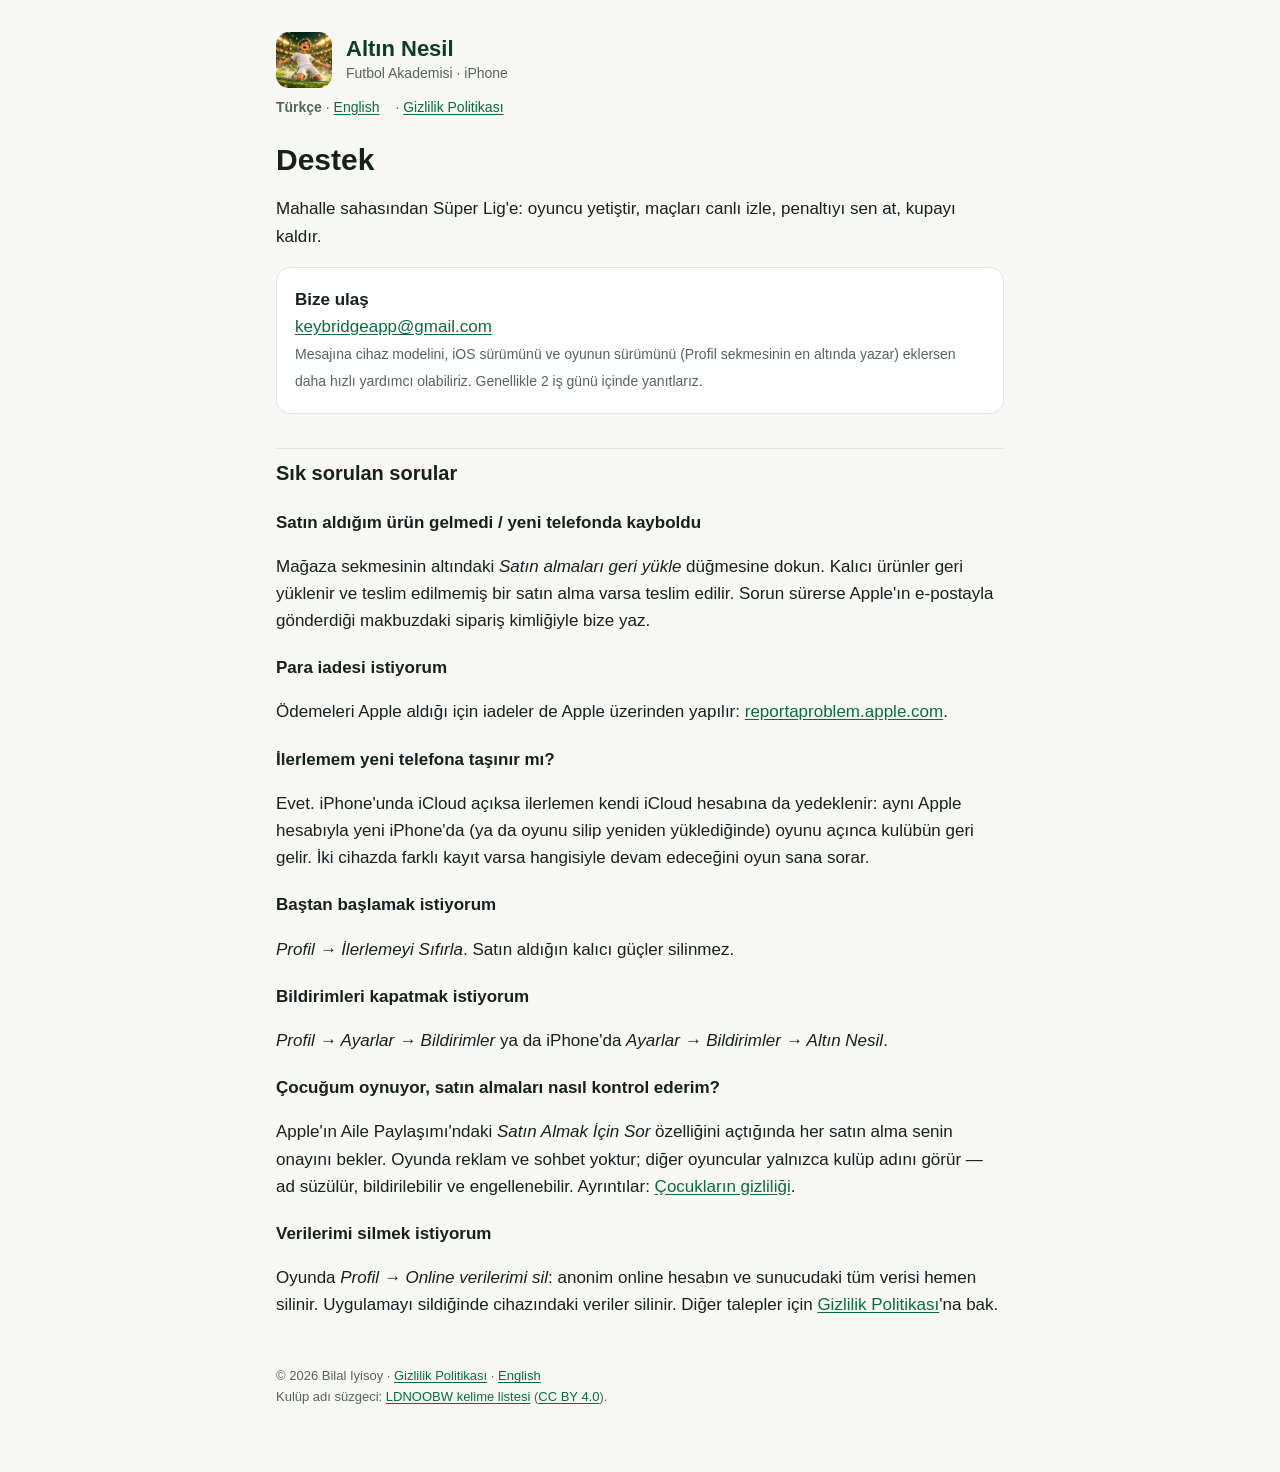
<file: index.html>
<!doctype html>
<html lang="tr">
<head>
<meta charset="utf-8">
<meta name="viewport" content="width=device-width, initial-scale=1">
<title>Altın Nesil: Futbol Akademisi · Destek</title>
<meta name="description" content="Altın Nesil: Futbol Akademisi destek, iletişim ve sık sorulan sorular.">
<link rel="stylesheet" href="style.css">
<link rel="icon" href="icon.png">
</head>
<body>
<main>
<header class="top">
  <img src="icon.png" alt="">
  <div><div class="name">Altın Nesil</div><div class="sub">Futbol Akademisi · iPhone</div></div>
</header>
<nav class="lang"><strong>Türkçe</strong> · <a href="en/" hreflang="en">English</a> · <a href="gizlilik/">Gizlilik Politikası</a></nav>

<h1>Destek</h1>
<p>Mahalle sahasından Süper Lig'e: oyuncu yetiştir, maçları canlı izle, penaltıyı sen at, kupayı kaldır.</p>

<div class="card">
  <strong>Bize ulaş</strong><br>
  <a href="mailto:keybridgeapp@gmail.com?subject=Alt%C4%B1n%20Nesil%20destek">keybridgeapp@gmail.com</a><br>
  <span class="meta">Mesajına cihaz modelini, iOS sürümünü ve oyunun sürümünü (Profil sekmesinin en altında yazar) eklersen daha hızlı yardımcı olabiliriz. Genellikle 2 iş günü içinde yanıtlarız.</span>
</div>

<h2>Sık sorulan sorular</h2>

<h3>Satın aldığım ürün gelmedi / yeni telefonda kayboldu</h3>
<p>Mağaza sekmesinin altındaki <em>Satın almaları geri yükle</em> düğmesine dokun. Kalıcı ürünler geri yüklenir ve teslim edilmemiş bir satın alma varsa teslim edilir. Sorun sürerse Apple'ın e-postayla gönderdiği makbuzdaki sipariş kimliğiyle bize yaz.</p>

<h3>Para iadesi istiyorum</h3>
<p>Ödemeleri Apple aldığı için iadeler de Apple üzerinden yapılır: <a href="https://reportaproblem.apple.com" rel="noopener">reportaproblem.apple.com</a>.</p>

<h3>İlerlemem yeni telefona taşınır mı?</h3>
<p>Evet. iPhone'unda iCloud açıksa ilerlemen kendi iCloud hesabına da yedeklenir: aynı Apple hesabıyla yeni iPhone'da (ya da oyunu silip yeniden yüklediğinde) oyunu açınca kulübün geri gelir. İki cihazda farklı kayıt varsa hangisiyle devam edeceğini oyun sana sorar.</p>

<h3>Baştan başlamak istiyorum</h3>
<p><em>Profil → İlerlemeyi Sıfırla</em>. Satın aldığın kalıcı güçler silinmez.</p>

<h3>Bildirimleri kapatmak istiyorum</h3>
<p><em>Profil → Ayarlar → Bildirimler</em> ya da iPhone'da <em>Ayarlar → Bildirimler → Altın Nesil</em>.</p>

<h3>Çocuğum oynuyor, satın almaları nasıl kontrol ederim?</h3>
<p>Apple'ın Aile Paylaşımı'ndaki <em>Satın Almak İçin Sor</em> özelliğini açtığında her satın alma senin onayını bekler. Oyunda reklam ve sohbet yoktur; diğer oyuncular yalnızca kulüp adını görür — ad süzülür, bildirilebilir ve engellenebilir. Ayrıntılar: <a href="gizlilik/#7">Çocukların gizliliği</a>.</p>

<h3>Verilerimi silmek istiyorum</h3>
<p>Oyunda <em>Profil → Online verilerimi sil</em>: anonim online hesabın ve sunucudaki tüm verisi hemen silinir. Uygulamayı sildiğinde cihazındaki veriler silinir. Diğer talepler için <a href="gizlilik/#6">Gizlilik Politikası</a>'na bak.</p>

<footer>© 2026 Bilal Iyisoy · <a href="gizlilik/">Gizlilik Politikası</a> · <a href="en/">English</a><br>Kulüp adı süzgeci: <a href="https://github.com/LDNOOBW/List-of-Dirty-Naughty-Obscene-and-Otherwise-Bad-Words" rel="noopener">LDNOOBW kelime listesi</a> (<a href="https://creativecommons.org/licenses/by/4.0/" rel="noopener">CC BY 4.0</a>).</footer>
</main>
</body>
</html>
</file>
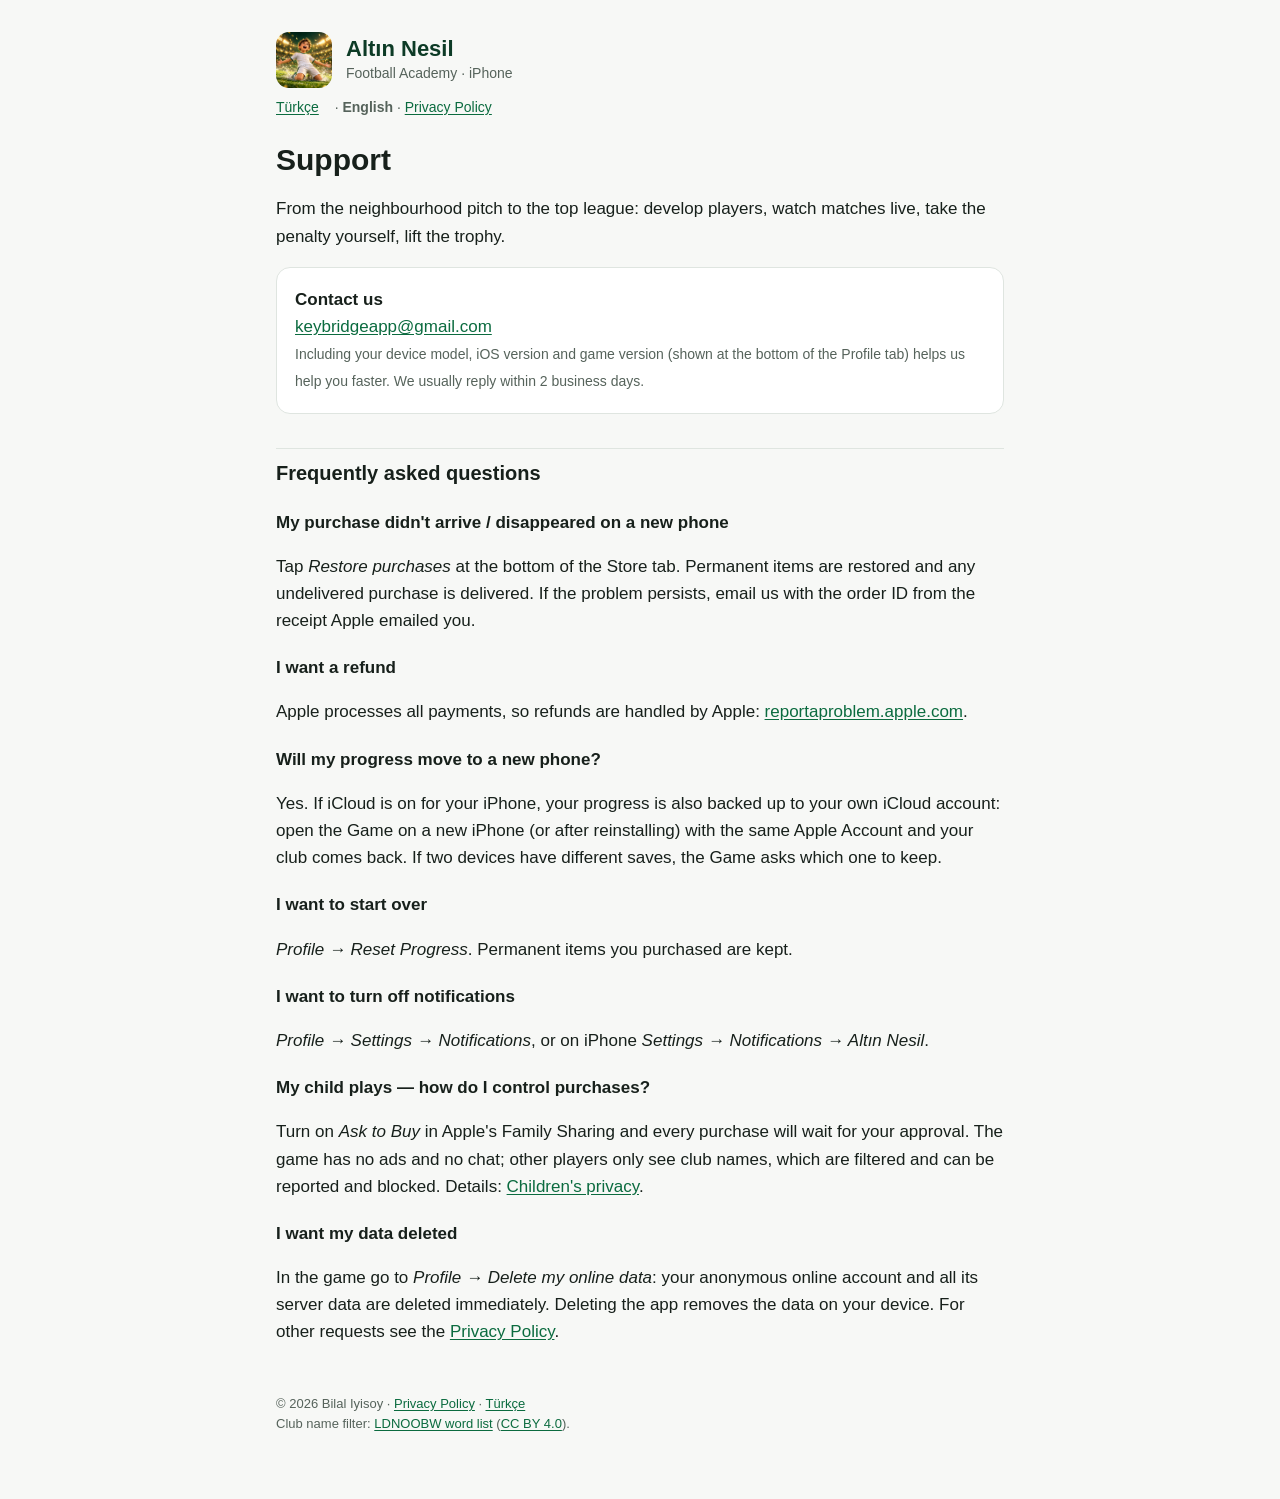
<file: en/index.html>
<!doctype html>
<html lang="en">
<head>
<meta charset="utf-8">
<meta name="viewport" content="width=device-width, initial-scale=1">
<title>Altın Nesil: Football Academy · Support</title>
<meta name="description" content="Altın Nesil: Football Academy support, contact and FAQ.">
<link rel="stylesheet" href="../style.css">
<link rel="icon" href="../icon.png">
</head>
<body>
<main>
<header class="top">
  <img src="../icon.png" alt="">
  <div><div class="name">Altın Nesil</div><div class="sub">Football Academy · iPhone</div></div>
</header>
<nav class="lang"><a href="../" hreflang="tr">Türkçe</a> · <strong>English</strong> · <a href="../privacy/">Privacy Policy</a></nav>

<h1>Support</h1>
<p>From the neighbourhood pitch to the top league: develop players, watch matches live, take the penalty yourself, lift the trophy.</p>

<div class="card">
  <strong>Contact us</strong><br>
  <a href="mailto:keybridgeapp@gmail.com?subject=Alt%C4%B1n%20Nesil%20support">keybridgeapp@gmail.com</a><br>
  <span class="meta">Including your device model, iOS version and game version (shown at the bottom of the Profile tab) helps us help you faster. We usually reply within 2 business days.</span>
</div>

<h2>Frequently asked questions</h2>

<h3>My purchase didn't arrive / disappeared on a new phone</h3>
<p>Tap <em>Restore purchases</em> at the bottom of the Store tab. Permanent items are restored and any undelivered purchase is delivered. If the problem persists, email us with the order ID from the receipt Apple emailed you.</p>

<h3>I want a refund</h3>
<p>Apple processes all payments, so refunds are handled by Apple: <a href="https://reportaproblem.apple.com" rel="noopener">reportaproblem.apple.com</a>.</p>

<h3>Will my progress move to a new phone?</h3>
<p>Yes. If iCloud is on for your iPhone, your progress is also backed up to your own iCloud account: open the Game on a new iPhone (or after reinstalling) with the same Apple Account and your club comes back. If two devices have different saves, the Game asks which one to keep.</p>

<h3>I want to start over</h3>
<p><em>Profile → Reset Progress</em>. Permanent items you purchased are kept.</p>

<h3>I want to turn off notifications</h3>
<p><em>Profile → Settings → Notifications</em>, or on iPhone <em>Settings → Notifications → Altın Nesil</em>.</p>

<h3>My child plays — how do I control purchases?</h3>
<p>Turn on <em>Ask to Buy</em> in Apple's Family Sharing and every purchase will wait for your approval. The game has no ads and no chat; other players only see club names, which are filtered and can be reported and blocked. Details: <a href="../privacy/#7">Children's privacy</a>.</p>

<h3>I want my data deleted</h3>
<p>In the game go to <em>Profile → Delete my online data</em>: your anonymous online account and all its server data are deleted immediately. Deleting the app removes the data on your device. For other requests see the <a href="../privacy/#6">Privacy Policy</a>.</p>

<footer>© 2026 Bilal Iyisoy · <a href="../privacy/">Privacy Policy</a> · <a href="../">Türkçe</a><br>Club name filter: <a href="https://github.com/LDNOOBW/List-of-Dirty-Naughty-Obscene-and-Otherwise-Bad-Words" rel="noopener">LDNOOBW word list</a> (<a href="https://creativecommons.org/licenses/by/4.0/" rel="noopener">CC BY 4.0</a>).</footer>
</main>
</body>
</html>
</file>
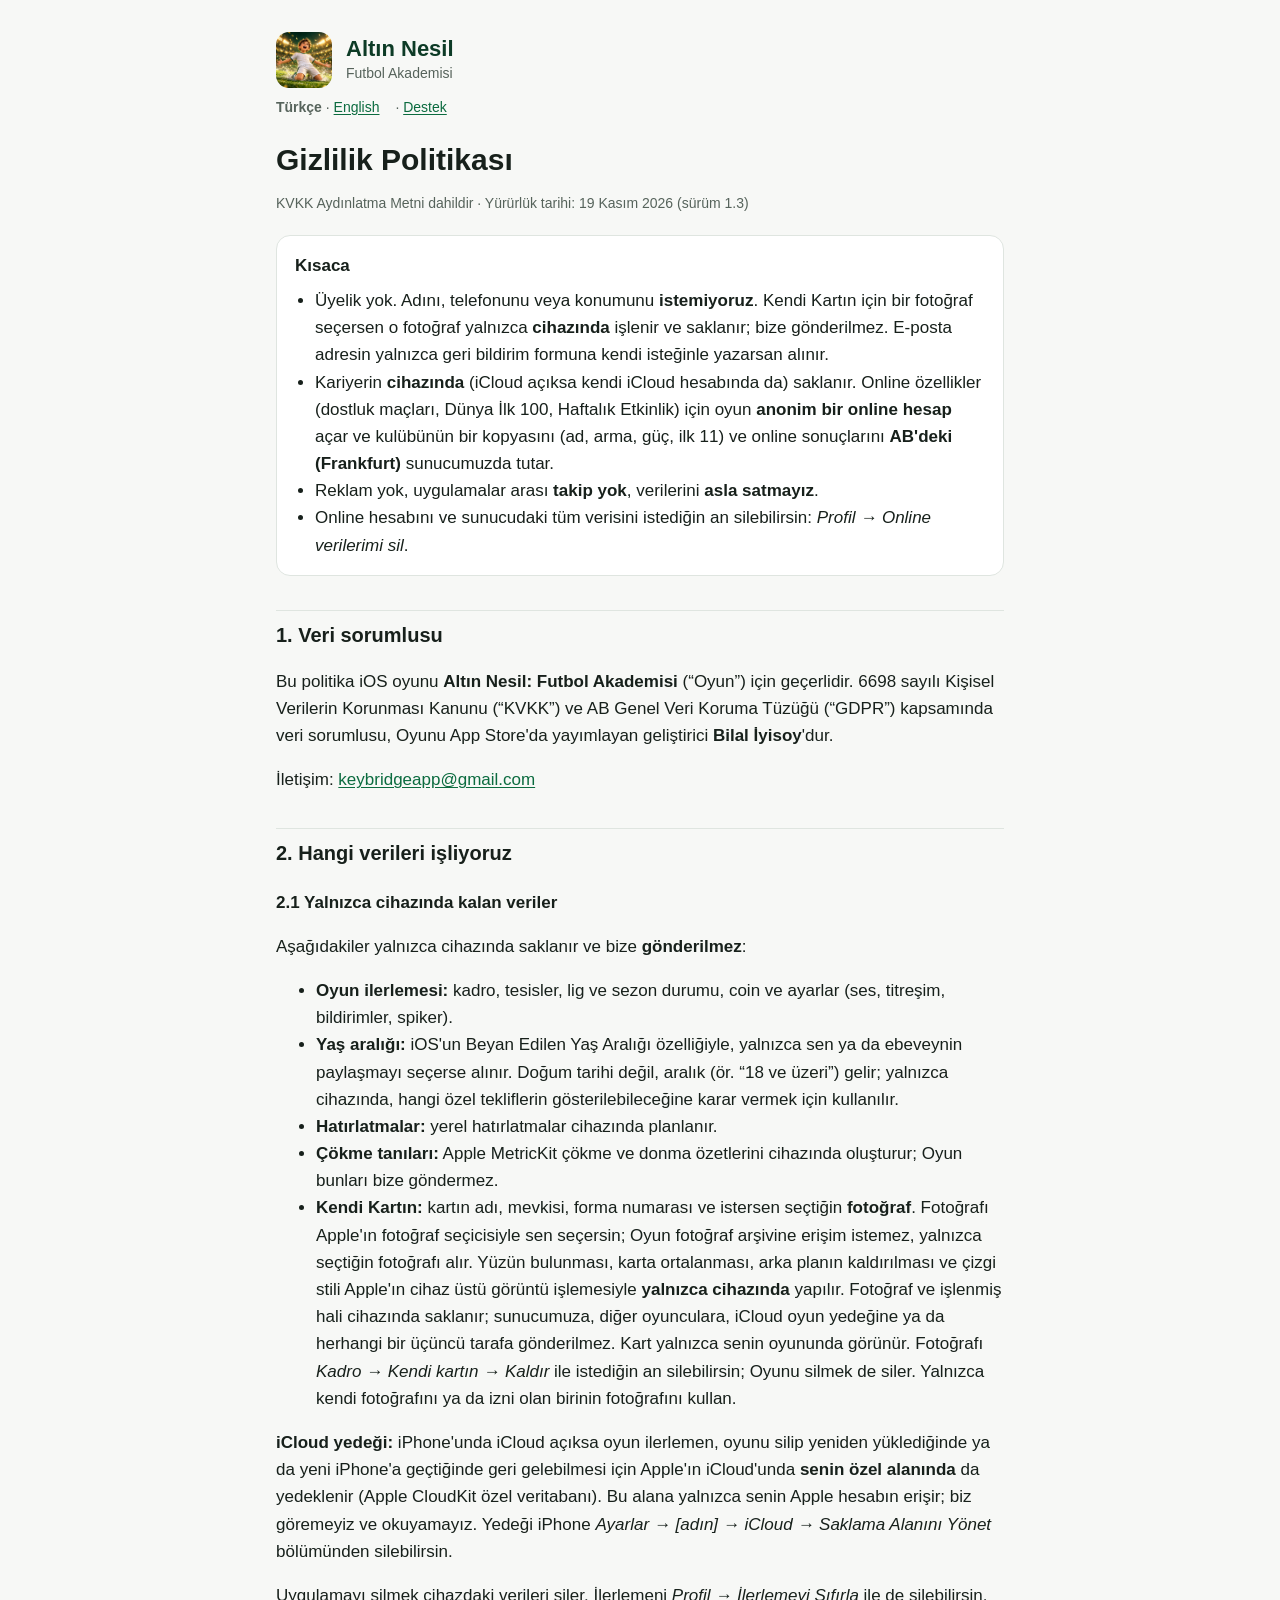
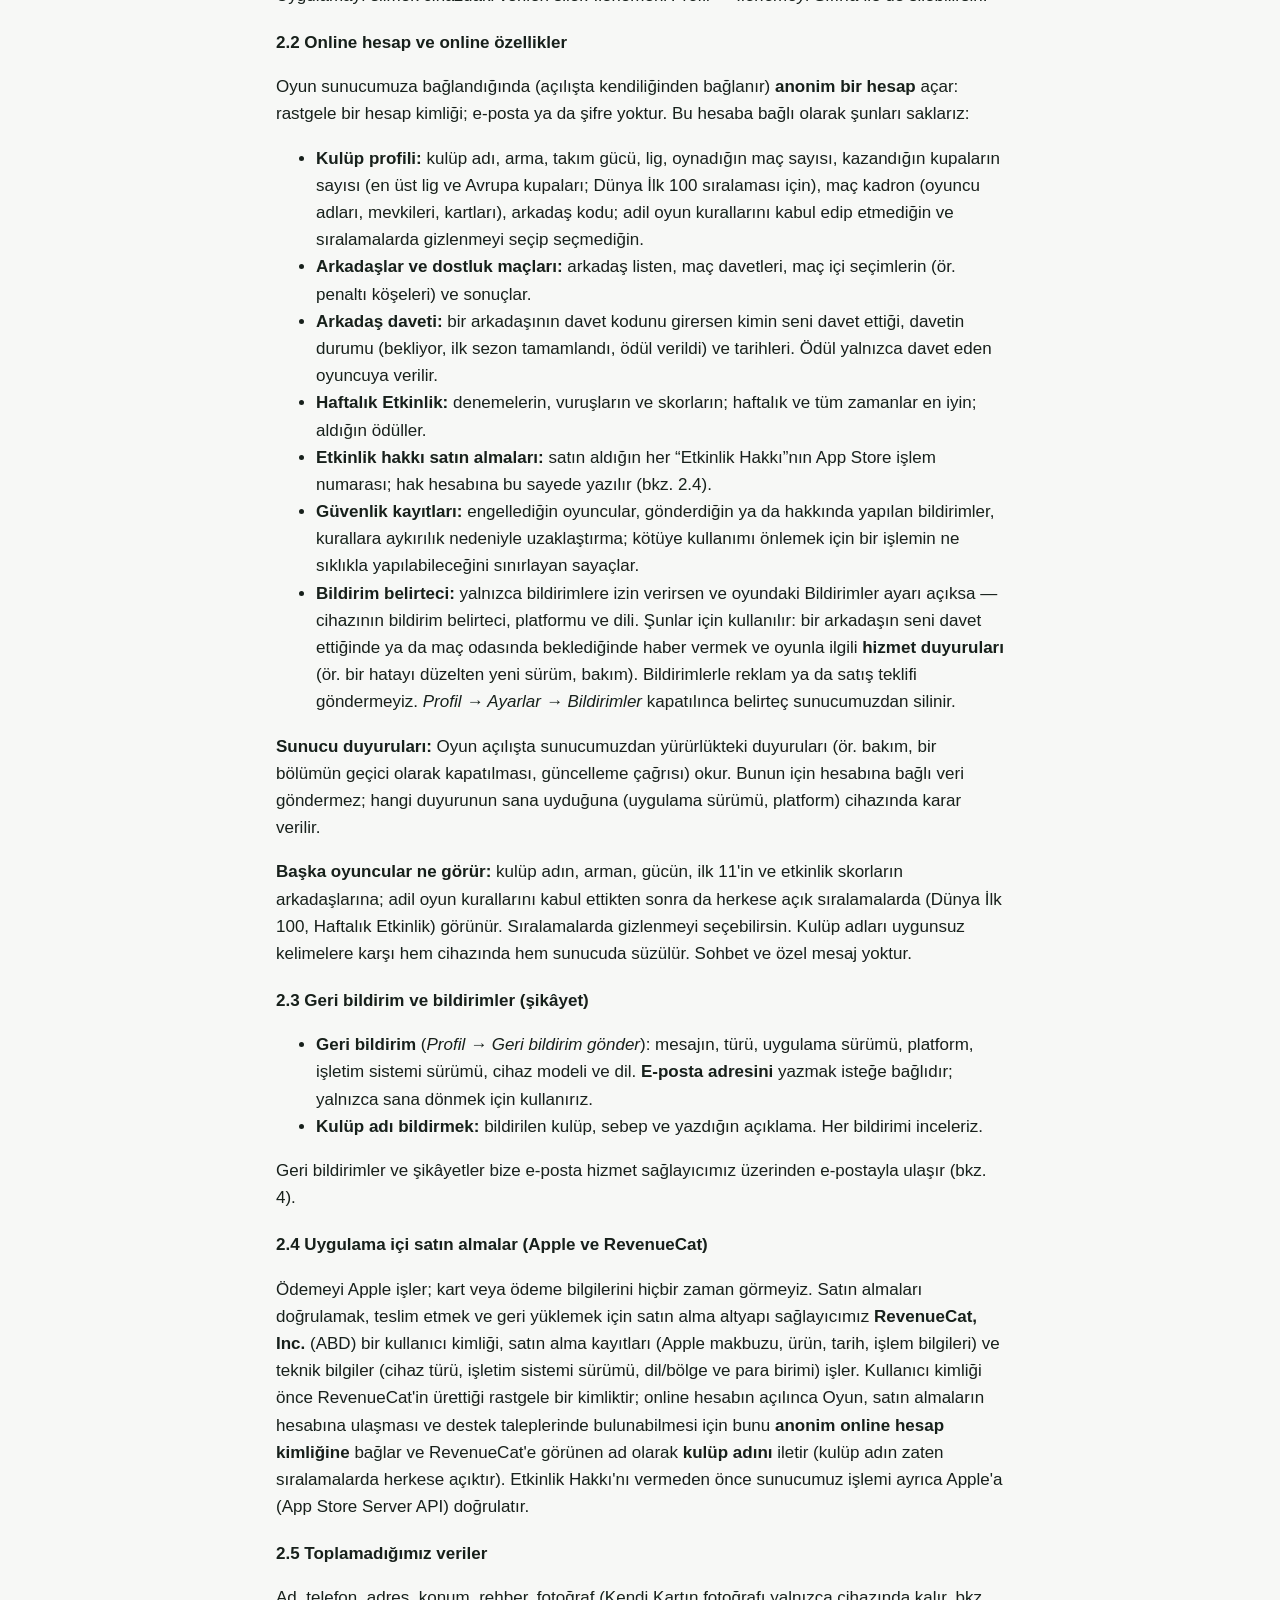
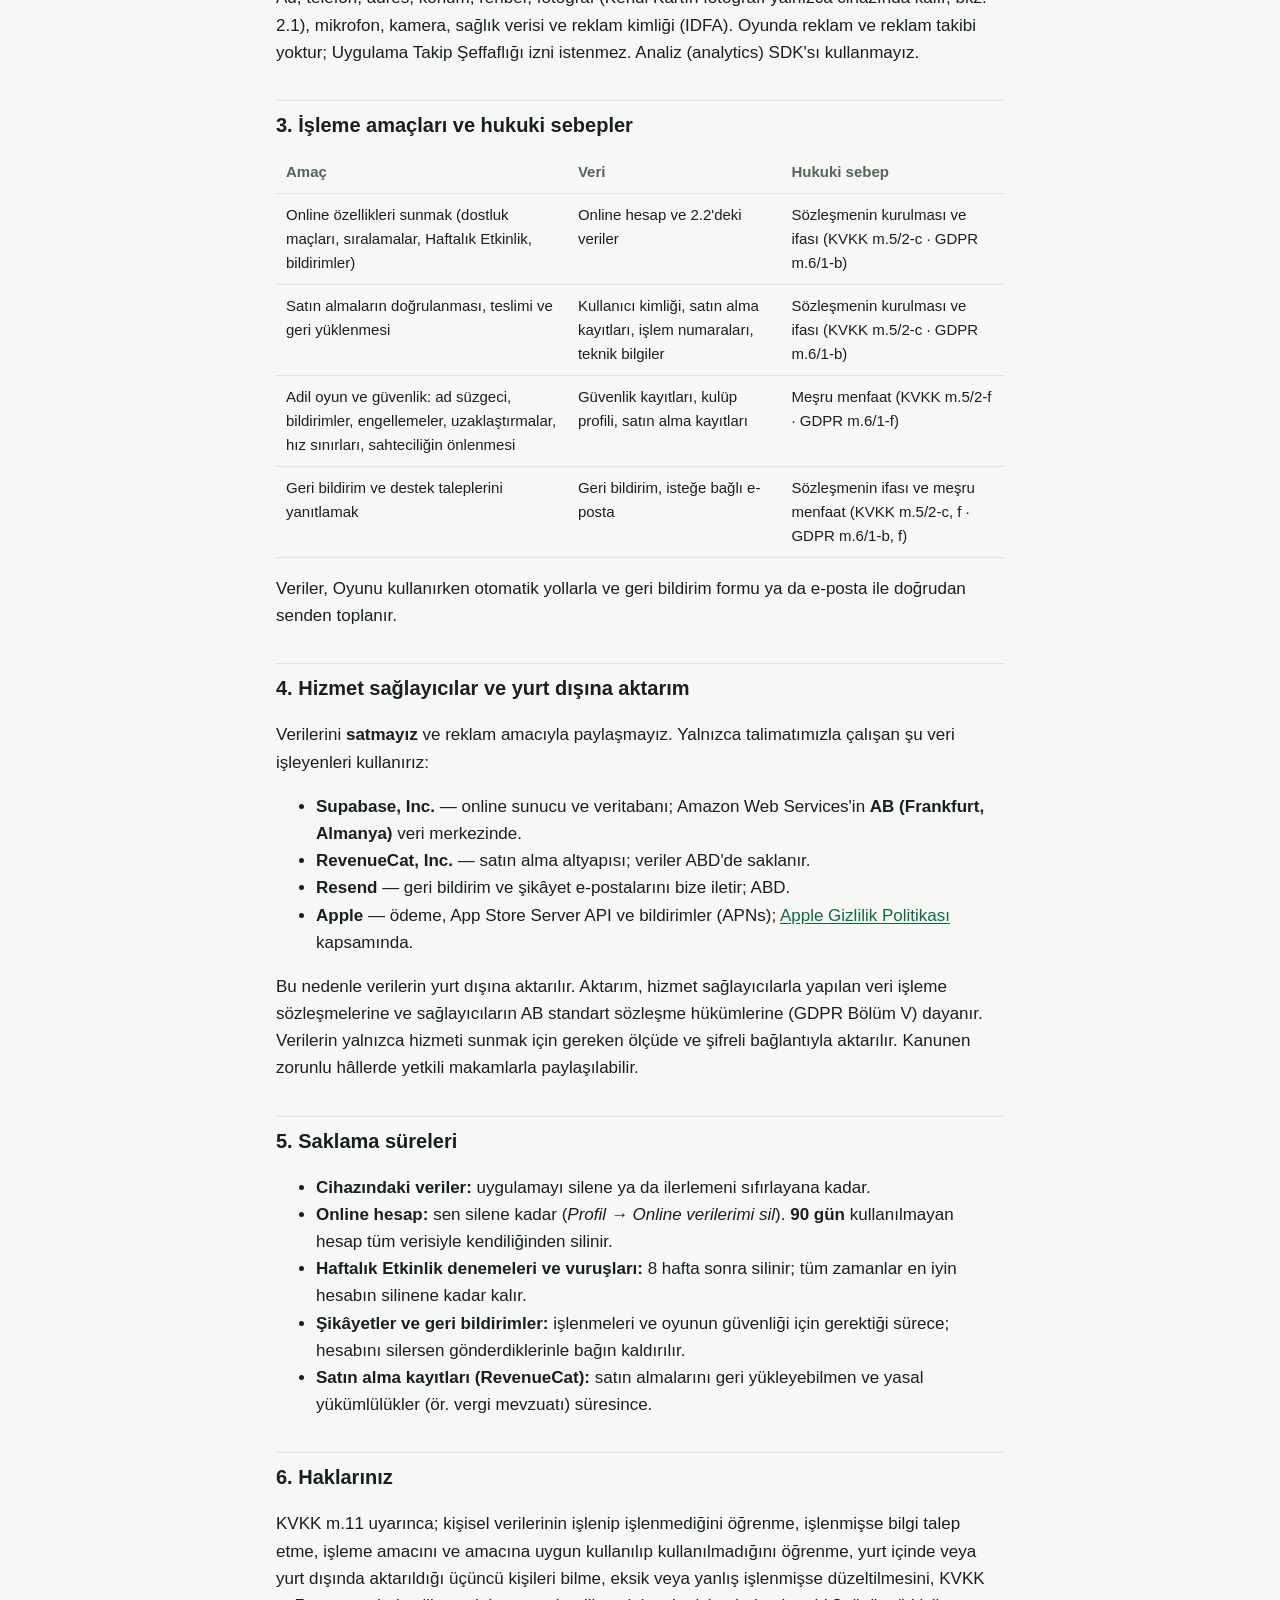
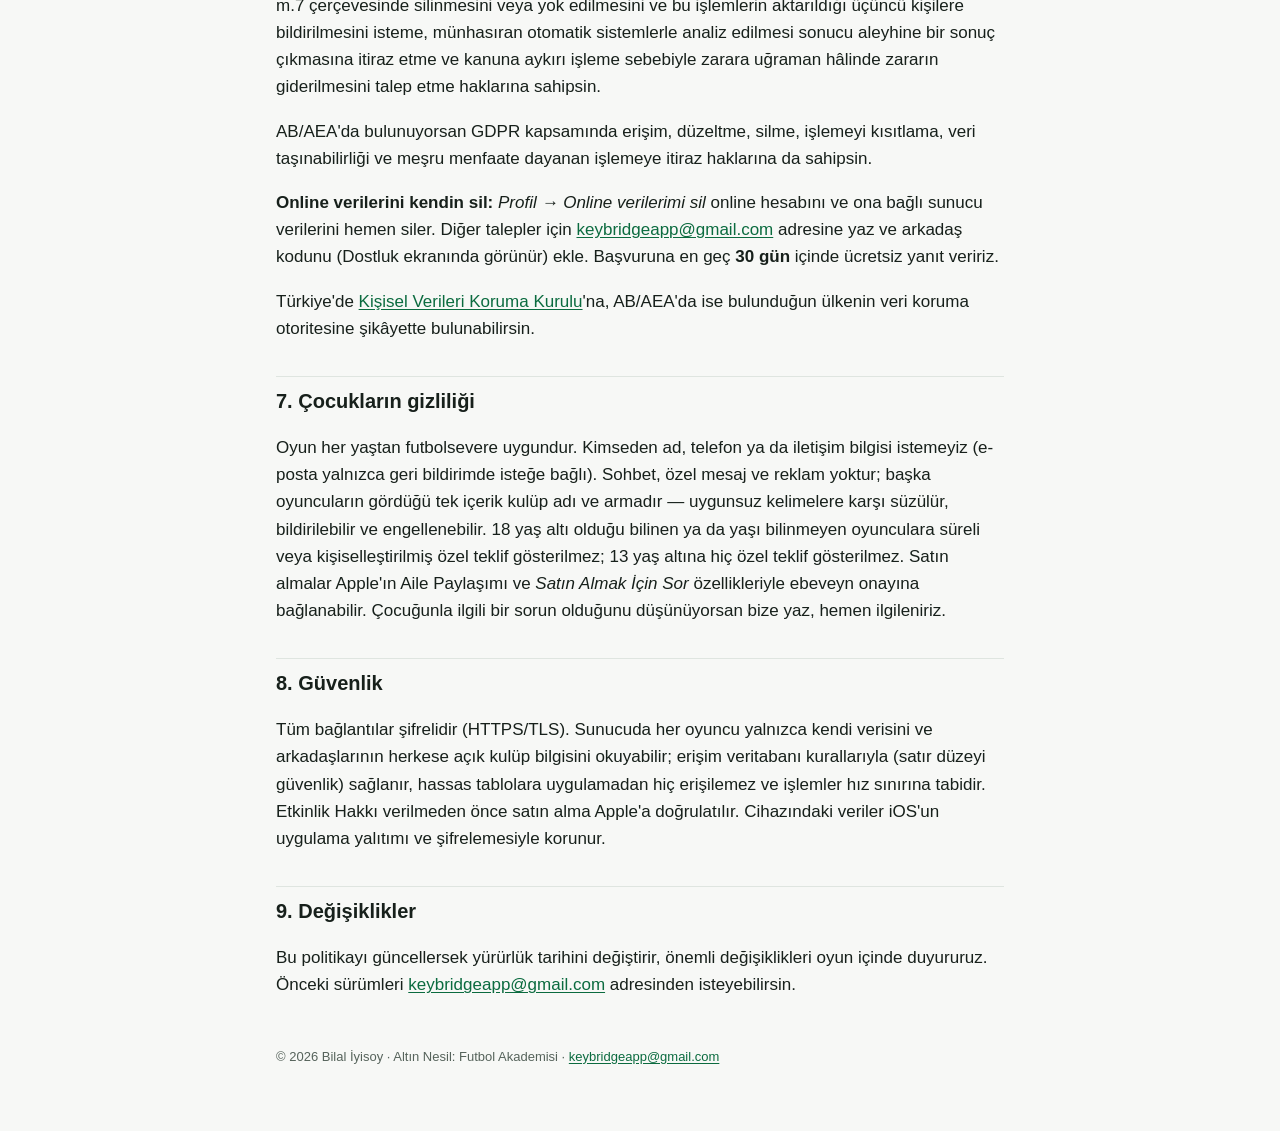
<file: gizlilik/index.html>
<!doctype html>
<html lang="tr">
<head>
<meta charset="utf-8">
<meta name="viewport" content="width=device-width, initial-scale=1">
<title>Gizlilik Politikası · Altın Nesil: Futbol Akademisi</title>
<meta name="description" content="Altın Nesil: Futbol Akademisi gizlilik politikası ve KVKK aydınlatma metni.">
<link rel="stylesheet" href="../style.css">
<link rel="icon" href="../icon.png">
</head>
<body>
<main>
<header class="top">
  <img src="../icon.png" alt="">
  <div><div class="name">Altın Nesil</div><div class="sub">Futbol Akademisi</div></div>
</header>
<nav class="lang"><strong>Türkçe</strong> · <a href="../privacy/" hreflang="en">English</a> · <a href="../">Destek</a></nav>

<h1>Gizlilik Politikası</h1>
<p class="meta">KVKK Aydınlatma Metni dahildir · Yürürlük tarihi: 19 Kasım 2026 (sürüm 1.3)</p>

<div class="summary">
  <strong>Kısaca</strong>
  <ul>
    <li>Üyelik yok. Adını, telefonunu veya konumunu <strong>istemiyoruz</strong>. Kendi Kartın için bir fotoğraf seçersen o fotoğraf yalnızca <strong>cihazında</strong> işlenir ve saklanır; bize gönderilmez. E-posta adresin yalnızca geri bildirim formuna kendi isteğinle yazarsan alınır.</li>
    <li>Kariyerin <strong>cihazında</strong> (iCloud açıksa kendi iCloud hesabında da) saklanır. Online özellikler (dostluk maçları, Dünya İlk 100, Haftalık Etkinlik) için oyun <strong>anonim bir online hesap</strong> açar ve kulübünün bir kopyasını (ad, arma, güç, ilk 11) ve online sonuçlarını <strong>AB'deki (Frankfurt)</strong> sunucumuzda tutar.</li>
    <li>Reklam yok, uygulamalar arası <strong>takip yok</strong>, verilerini <strong>asla satmayız</strong>.</li>
    <li>Online hesabını ve sunucudaki tüm verisini istediğin an silebilirsin: <em>Profil → Online verilerimi sil</em>.</li>
  </ul>
</div>

<h2 id="1">1. Veri sorumlusu</h2>
<p>Bu politika iOS oyunu <strong>Altın Nesil: Futbol Akademisi</strong> (“Oyun”) için geçerlidir. 6698 sayılı Kişisel Verilerin Korunması Kanunu (“KVKK”) ve AB Genel Veri Koruma Tüzüğü (“GDPR”) kapsamında veri sorumlusu, Oyunu App Store'da yayımlayan geliştirici <strong>Bilal İyisoy</strong>'dur.</p>
<p>İletişim: <a href="mailto:keybridgeapp@gmail.com">keybridgeapp@gmail.com</a></p>

<h2 id="2">2. Hangi verileri işliyoruz</h2>

<h3>2.1 Yalnızca cihazında kalan veriler</h3>
<p>Aşağıdakiler yalnızca cihazında saklanır ve bize <strong>gönderilmez</strong>:</p>
<ul>
  <li><strong>Oyun ilerlemesi:</strong> kadro, tesisler, lig ve sezon durumu, coin ve ayarlar (ses, titreşim, bildirimler, spiker).</li>
  <li><strong>Yaş aralığı:</strong> iOS'un Beyan Edilen Yaş Aralığı özelliğiyle, yalnızca sen ya da ebeveynin paylaşmayı seçerse alınır. Doğum tarihi değil, aralık (ör. “18 ve üzeri”) gelir; yalnızca cihazında, hangi özel tekliflerin gösterilebileceğine karar vermek için kullanılır.</li>
  <li><strong>Hatırlatmalar:</strong> yerel hatırlatmalar cihazında planlanır.</li>
  <li><strong>Çökme tanıları:</strong> Apple MetricKit çökme ve donma özetlerini cihazında oluşturur; Oyun bunları bize göndermez.</li>
  <li><strong>Kendi Kartın:</strong> kartın adı, mevkisi, forma numarası ve istersen seçtiğin <strong>fotoğraf</strong>. Fotoğrafı Apple'ın fotoğraf seçicisiyle sen seçersin; Oyun fotoğraf arşivine erişim istemez, yalnızca seçtiğin fotoğrafı alır. Yüzün bulunması, karta ortalanması, arka planın kaldırılması ve çizgi stili Apple'ın cihaz üstü görüntü işlemesiyle <strong>yalnızca cihazında</strong> yapılır. Fotoğraf ve işlenmiş hali cihazında saklanır; sunucumuza, diğer oyunculara, iCloud oyun yedeğine ya da herhangi bir üçüncü tarafa gönderilmez. Kart yalnızca senin oyununda görünür. Fotoğrafı <em>Kadro → Kendi kartın → Kaldır</em> ile istediğin an silebilirsin; Oyunu silmek de siler. Yalnızca kendi fotoğrafını ya da izni olan birinin fotoğrafını kullan.</li>
</ul>
<p><strong>iCloud yedeği:</strong> iPhone'unda iCloud açıksa oyun ilerlemen, oyunu silip yeniden yüklediğinde ya da yeni iPhone'a geçtiğinde geri gelebilmesi için Apple'ın iCloud'unda <strong>senin özel alanında</strong> da yedeklenir (Apple CloudKit özel veritabanı). Bu alana yalnızca senin Apple hesabın erişir; biz göremeyiz ve okuyamayız. Yedeği iPhone <em>Ayarlar → [adın] → iCloud → Saklama Alanını Yönet</em> bölümünden silebilirsin.</p>
<p>Uygulamayı silmek cihazdaki verileri siler. İlerlemeni <em>Profil → İlerlemeyi Sıfırla</em> ile de silebilirsin.</p>

<h3>2.2 Online hesap ve online özellikler</h3>
<p>Oyun sunucumuza bağlandığında (açılışta kendiliğinden bağlanır) <strong>anonim bir hesap</strong> açar: rastgele bir hesap kimliği; e-posta ya da şifre yoktur. Bu hesaba bağlı olarak şunları saklarız:</p>
<ul>
  <li><strong>Kulüp profili:</strong> kulüp adı, arma, takım gücü, lig, oynadığın maç sayısı, kazandığın kupaların sayısı (en üst lig ve Avrupa kupaları; Dünya İlk 100 sıralaması için), maç kadron (oyuncu adları, mevkileri, kartları), arkadaş kodu; adil oyun kurallarını kabul edip etmediğin ve sıralamalarda gizlenmeyi seçip seçmediğin.</li>
  <li><strong>Arkadaşlar ve dostluk maçları:</strong> arkadaş listen, maç davetleri, maç içi seçimlerin (ör. penaltı köşeleri) ve sonuçlar.</li>
  <li><strong>Arkadaş daveti:</strong> bir arkadaşının davet kodunu girersen kimin seni davet ettiği, davetin durumu (bekliyor, ilk sezon tamamlandı, ödül verildi) ve tarihleri. Ödül yalnızca davet eden oyuncuya verilir.</li>
  <li><strong>Haftalık Etkinlik:</strong> denemelerin, vuruşların ve skorların; haftalık ve tüm zamanlar en iyin; aldığın ödüller.</li>
  <li><strong>Etkinlik hakkı satın almaları:</strong> satın aldığın her “Etkinlik Hakkı”nın App Store işlem numarası; hak hesabına bu sayede yazılır (bkz. 2.4).</li>
  <li><strong>Güvenlik kayıtları:</strong> engellediğin oyuncular, gönderdiğin ya da hakkında yapılan bildirimler, kurallara aykırılık nedeniyle uzaklaştırma; kötüye kullanımı önlemek için bir işlemin ne sıklıkla yapılabileceğini sınırlayan sayaçlar.</li>
  <li><strong>Bildirim belirteci:</strong> yalnızca bildirimlere izin verirsen ve oyundaki Bildirimler ayarı açıksa — cihazının bildirim belirteci, platformu ve dili. Şunlar için kullanılır: bir arkadaşın seni davet ettiğinde ya da maç odasında beklediğinde haber vermek ve oyunla ilgili <strong>hizmet duyuruları</strong> (ör. bir hatayı düzelten yeni sürüm, bakım). Bildirimlerle reklam ya da satış teklifi göndermeyiz. <em>Profil → Ayarlar → Bildirimler</em> kapatılınca belirteç sunucumuzdan silinir.</li>
</ul>
<p><strong>Sunucu duyuruları:</strong> Oyun açılışta sunucumuzdan yürürlükteki duyuruları (ör. bakım, bir bölümün geçici olarak kapatılması, güncelleme çağrısı) okur. Bunun için hesabına bağlı veri göndermez; hangi duyurunun sana uyduğuna (uygulama sürümü, platform) cihazında karar verilir.</p>
<p><strong>Başka oyuncular ne görür:</strong> kulüp adın, arman, gücün, ilk 11'in ve etkinlik skorların arkadaşlarına; adil oyun kurallarını kabul ettikten sonra da herkese açık sıralamalarda (Dünya İlk 100, Haftalık Etkinlik) görünür. Sıralamalarda gizlenmeyi seçebilirsin. Kulüp adları uygunsuz kelimelere karşı hem cihazında hem sunucuda süzülür. Sohbet ve özel mesaj yoktur.</p>

<h3>2.3 Geri bildirim ve bildirimler (şikâyet)</h3>
<ul>
  <li><strong>Geri bildirim</strong> (<em>Profil → Geri bildirim gönder</em>): mesajın, türü, uygulama sürümü, platform, işletim sistemi sürümü, cihaz modeli ve dil. <strong>E-posta adresini</strong> yazmak isteğe bağlıdır; yalnızca sana dönmek için kullanırız.</li>
  <li><strong>Kulüp adı bildirmek:</strong> bildirilen kulüp, sebep ve yazdığın açıklama. Her bildirimi inceleriz.</li>
</ul>
<p>Geri bildirimler ve şikâyetler bize e-posta hizmet sağlayıcımız üzerinden e-postayla ulaşır (bkz. 4).</p>

<h3>2.4 Uygulama içi satın almalar (Apple ve RevenueCat)</h3>
<p>Ödemeyi Apple işler; kart veya ödeme bilgilerini hiçbir zaman görmeyiz. Satın almaları doğrulamak, teslim etmek ve geri yüklemek için satın alma altyapı sağlayıcımız <strong>RevenueCat, Inc.</strong> (ABD) bir kullanıcı kimliği, satın alma kayıtları (Apple makbuzu, ürün, tarih, işlem bilgileri) ve teknik bilgiler (cihaz türü, işletim sistemi sürümü, dil/bölge ve para birimi) işler. Kullanıcı kimliği önce RevenueCat'in ürettiği rastgele bir kimliktir; online hesabın açılınca Oyun, satın almaların hesabına ulaşması ve destek taleplerinde bulunabilmesi için bunu <strong>anonim online hesap kimliğine</strong> bağlar ve RevenueCat'e görünen ad olarak <strong>kulüp adını</strong> iletir (kulüp adın zaten sıralamalarda herkese açıktır). Etkinlik Hakkı'nı vermeden önce sunucumuz işlemi ayrıca Apple'a (App Store Server API) doğrulatır.</p>

<h3>2.5 Toplamadığımız veriler</h3>
<p>Ad, telefon, adres, konum, rehber, fotoğraf (Kendi Kartın fotoğrafı yalnızca cihazında kalır, bkz. 2.1), mikrofon, kamera, sağlık verisi ve reklam kimliği (IDFA). Oyunda reklam ve reklam takibi yoktur; Uygulama Takip Şeffaflığı izni istenmez. Analiz (analytics) SDK'sı kullanmayız.</p>

<h2 id="3">3. İşleme amaçları ve hukuki sebepler</h2>
<table>
  <tr><th>Amaç</th><th>Veri</th><th>Hukuki sebep</th></tr>
  <tr><td>Online özellikleri sunmak (dostluk maçları, sıralamalar, Haftalık Etkinlik, bildirimler)</td><td>Online hesap ve 2.2'deki veriler</td><td>Sözleşmenin kurulması ve ifası (KVKK m.5/2-c · GDPR m.6/1-b)</td></tr>
  <tr><td>Satın almaların doğrulanması, teslimi ve geri yüklenmesi</td><td>Kullanıcı kimliği, satın alma kayıtları, işlem numaraları, teknik bilgiler</td><td>Sözleşmenin kurulması ve ifası (KVKK m.5/2-c · GDPR m.6/1-b)</td></tr>
  <tr><td>Adil oyun ve güvenlik: ad süzgeci, bildirimler, engellemeler, uzaklaştırmalar, hız sınırları, sahteciliğin önlenmesi</td><td>Güvenlik kayıtları, kulüp profili, satın alma kayıtları</td><td>Meşru menfaat (KVKK m.5/2-f · GDPR m.6/1-f)</td></tr>
  <tr><td>Geri bildirim ve destek taleplerini yanıtlamak</td><td>Geri bildirim, isteğe bağlı e-posta</td><td>Sözleşmenin ifası ve meşru menfaat (KVKK m.5/2-c, f · GDPR m.6/1-b, f)</td></tr>
</table>
<p>Veriler, Oyunu kullanırken otomatik yollarla ve geri bildirim formu ya da e-posta ile doğrudan senden toplanır.</p>

<h2 id="4">4. Hizmet sağlayıcılar ve yurt dışına aktarım</h2>
<p>Verilerini <strong>satmayız</strong> ve reklam amacıyla paylaşmayız. Yalnızca talimatımızla çalışan şu veri işleyenleri kullanırız:</p>
<ul>
  <li><strong>Supabase, Inc.</strong> — online sunucu ve veritabanı; Amazon Web Services'in <strong>AB (Frankfurt, Almanya)</strong> veri merkezinde.</li>
  <li><strong>RevenueCat, Inc.</strong> — satın alma altyapısı; veriler ABD'de saklanır.</li>
  <li><strong>Resend</strong> — geri bildirim ve şikâyet e-postalarını bize iletir; ABD.</li>
  <li><strong>Apple</strong> — ödeme, App Store Server API ve bildirimler (APNs); <a href="https://www.apple.com/legal/privacy/" rel="noopener">Apple Gizlilik Politikası</a> kapsamında.</li>
</ul>
<p>Bu nedenle verilerin yurt dışına aktarılır. Aktarım, hizmet sağlayıcılarla yapılan veri işleme sözleşmelerine ve sağlayıcıların AB standart sözleşme hükümlerine (GDPR Bölüm V) dayanır. Verilerin yalnızca hizmeti sunmak için gereken ölçüde ve şifreli bağlantıyla aktarılır. Kanunen zorunlu hâllerde yetkili makamlarla paylaşılabilir.</p>

<h2 id="5">5. Saklama süreleri</h2>
<ul>
  <li><strong>Cihazındaki veriler:</strong> uygulamayı silene ya da ilerlemeni sıfırlayana kadar.</li>
  <li><strong>Online hesap:</strong> sen silene kadar (<em>Profil → Online verilerimi sil</em>). <strong>90 gün</strong> kullanılmayan hesap tüm verisiyle kendiliğinden silinir.</li>
  <li><strong>Haftalık Etkinlik denemeleri ve vuruşları:</strong> 8 hafta sonra silinir; tüm zamanlar en iyin hesabın silinene kadar kalır.</li>
  <li><strong>Şikâyetler ve geri bildirimler:</strong> işlenmeleri ve oyunun güvenliği için gerektiği sürece; hesabını silersen gönderdiklerinle bağın kaldırılır.</li>
  <li><strong>Satın alma kayıtları (RevenueCat):</strong> satın almalarını geri yükleyebilmen ve yasal yükümlülükler (ör. vergi mevzuatı) süresince.</li>
</ul>

<h2 id="6">6. Haklarınız</h2>
<p>KVKK m.11 uyarınca; kişisel verilerinin işlenip işlenmediğini öğrenme, işlenmişse bilgi talep etme, işleme amacını ve amacına uygun kullanılıp kullanılmadığını öğrenme, yurt içinde veya yurt dışında aktarıldığı üçüncü kişileri bilme, eksik veya yanlış işlenmişse düzeltilmesini, KVKK m.7 çerçevesinde silinmesini veya yok edilmesini ve bu işlemlerin aktarıldığı üçüncü kişilere bildirilmesini isteme, münhasıran otomatik sistemlerle analiz edilmesi sonucu aleyhine bir sonuç çıkmasına itiraz etme ve kanuna aykırı işleme sebebiyle zarara uğraman hâlinde zararın giderilmesini talep etme haklarına sahipsin.</p>
<p>AB/AEA'da bulunuyorsan GDPR kapsamında erişim, düzeltme, silme, işlemeyi kısıtlama, veri taşınabilirliği ve meşru menfaate dayanan işlemeye itiraz haklarına da sahipsin.</p>
<p><strong>Online verilerini kendin sil:</strong> <em>Profil → Online verilerimi sil</em> online hesabını ve ona bağlı sunucu verilerini hemen siler. Diğer talepler için <a href="mailto:keybridgeapp@gmail.com">keybridgeapp@gmail.com</a> adresine yaz ve arkadaş kodunu (Dostluk ekranında görünür) ekle. Başvuruna en geç <strong>30 gün</strong> içinde ücretsiz yanıt veririz.</p>
<p>Türkiye'de <a href="https://www.kvkk.gov.tr" rel="noopener">Kişisel Verileri Koruma Kurulu</a>'na, AB/AEA'da ise bulunduğun ülkenin veri koruma otoritesine şikâyette bulunabilirsin.</p>

<h2 id="7">7. Çocukların gizliliği</h2>
<p>Oyun her yaştan futbolsevere uygundur. Kimseden ad, telefon ya da iletişim bilgisi istemeyiz (e-posta yalnızca geri bildirimde isteğe bağlı). Sohbet, özel mesaj ve reklam yoktur; başka oyuncuların gördüğü tek içerik kulüp adı ve armadır — uygunsuz kelimelere karşı süzülür, bildirilebilir ve engellenebilir. 18 yaş altı olduğu bilinen ya da yaşı bilinmeyen oyunculara süreli veya kişiselleştirilmiş özel teklif gösterilmez; 13 yaş altına hiç özel teklif gösterilmez. Satın almalar Apple'ın Aile Paylaşımı ve <em>Satın Almak İçin Sor</em> özellikleriyle ebeveyn onayına bağlanabilir. Çocuğunla ilgili bir sorun olduğunu düşünüyorsan bize yaz, hemen ilgileniriz.</p>

<h2 id="8">8. Güvenlik</h2>
<p>Tüm bağlantılar şifrelidir (HTTPS/TLS). Sunucuda her oyuncu yalnızca kendi verisini ve arkadaşlarının herkese açık kulüp bilgisini okuyabilir; erişim veritabanı kurallarıyla (satır düzeyi güvenlik) sağlanır, hassas tablolara uygulamadan hiç erişilemez ve işlemler hız sınırına tabidir. Etkinlik Hakkı verilmeden önce satın alma Apple'a doğrulatılır. Cihazındaki veriler iOS'un uygulama yalıtımı ve şifrelemesiyle korunur.</p>

<h2 id="9">9. Değişiklikler</h2>
<p>Bu politikayı güncellersek yürürlük tarihini değiştirir, önemli değişiklikleri oyun içinde duyururuz. Önceki sürümleri <a href="mailto:keybridgeapp@gmail.com">keybridgeapp@gmail.com</a> adresinden isteyebilirsin.</p>

<footer>© 2026 Bilal İyisoy · Altın Nesil: Futbol Akademisi · <a href="mailto:keybridgeapp@gmail.com">keybridgeapp@gmail.com</a></footer>
</main>
</body>
</html>
</file>
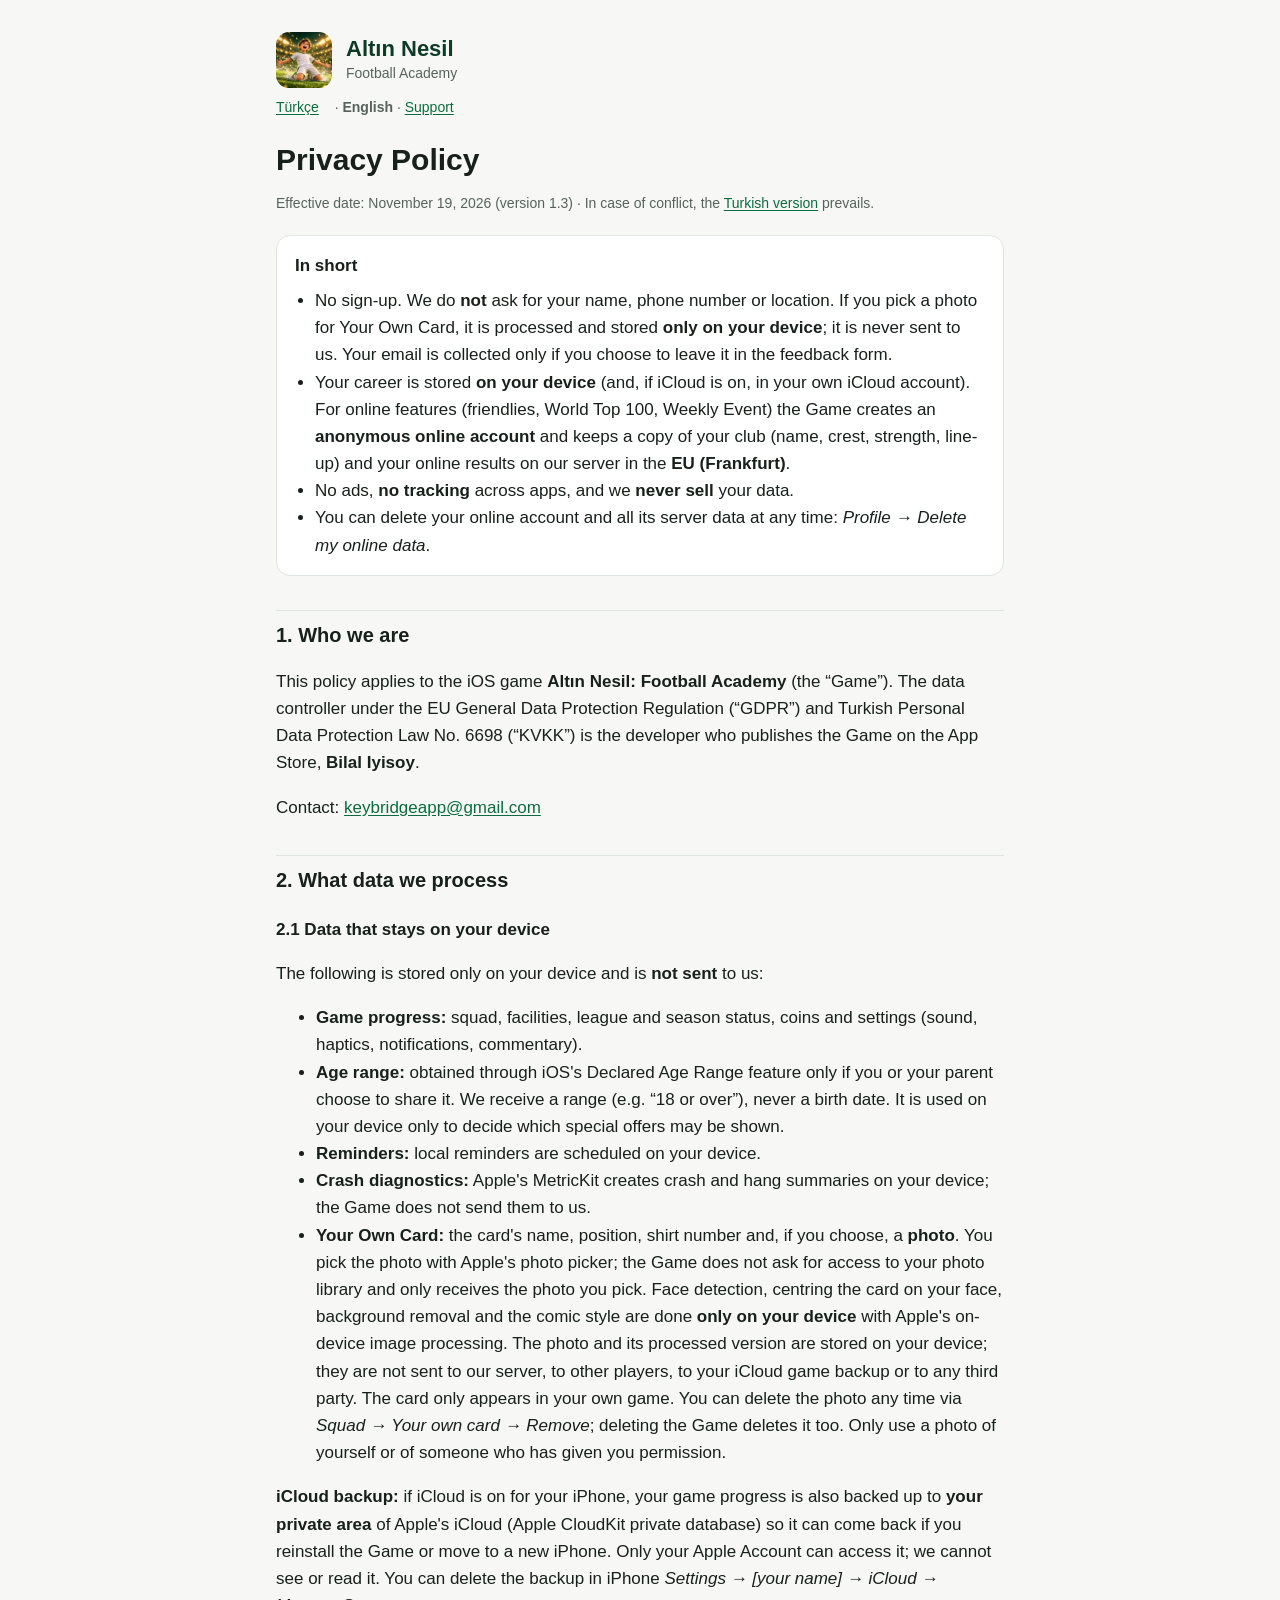
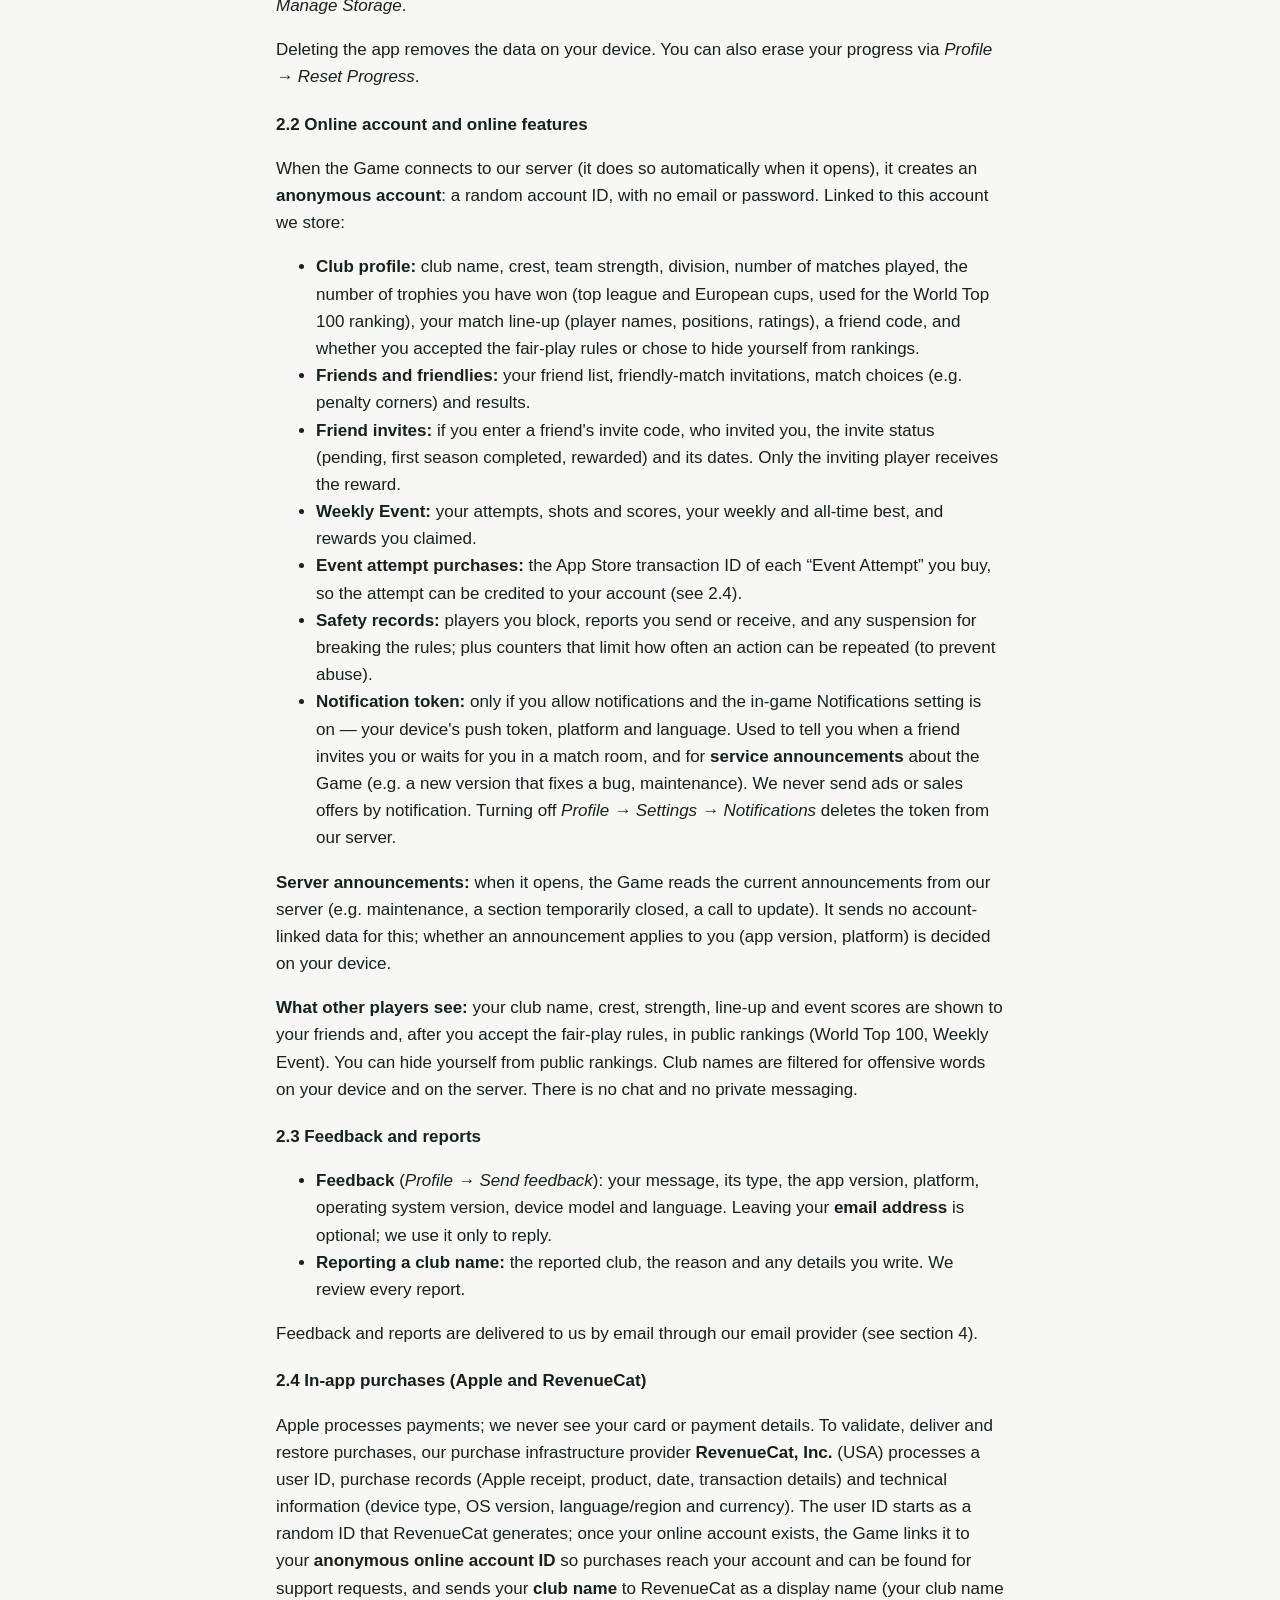
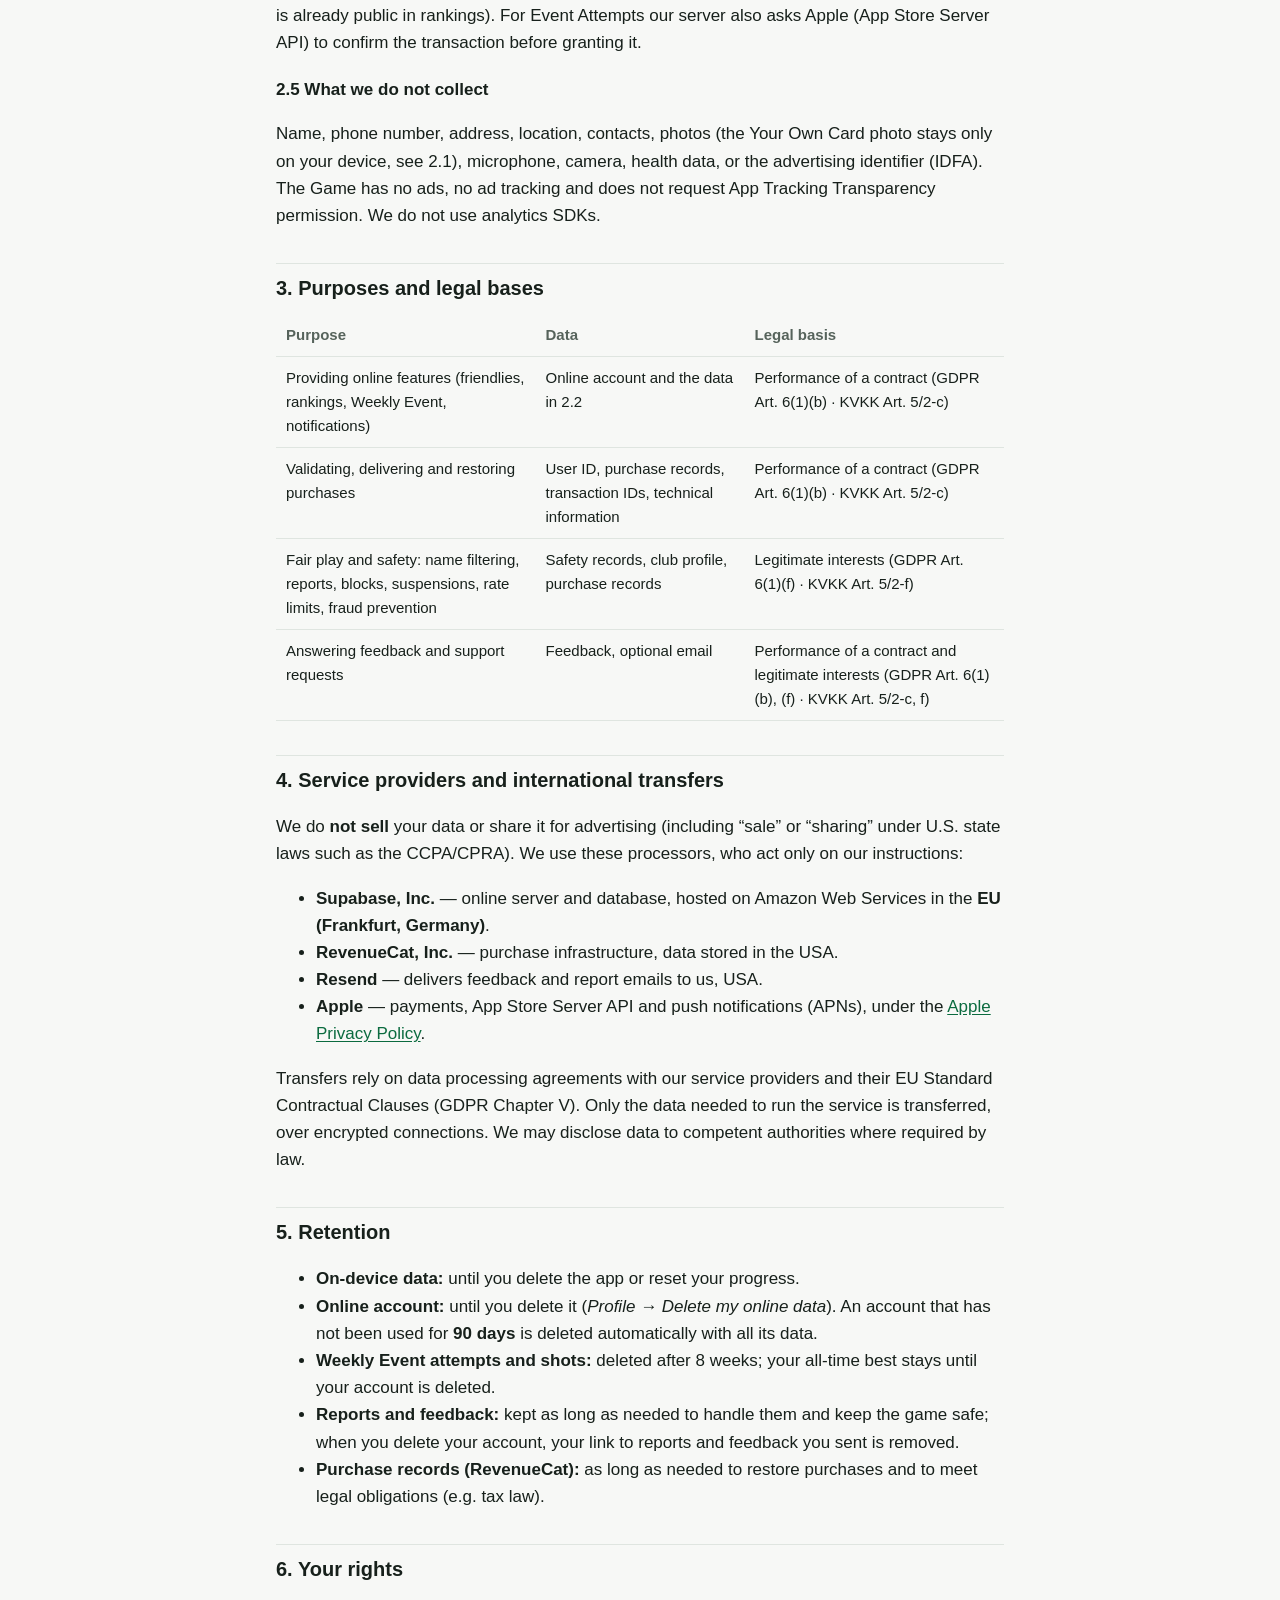
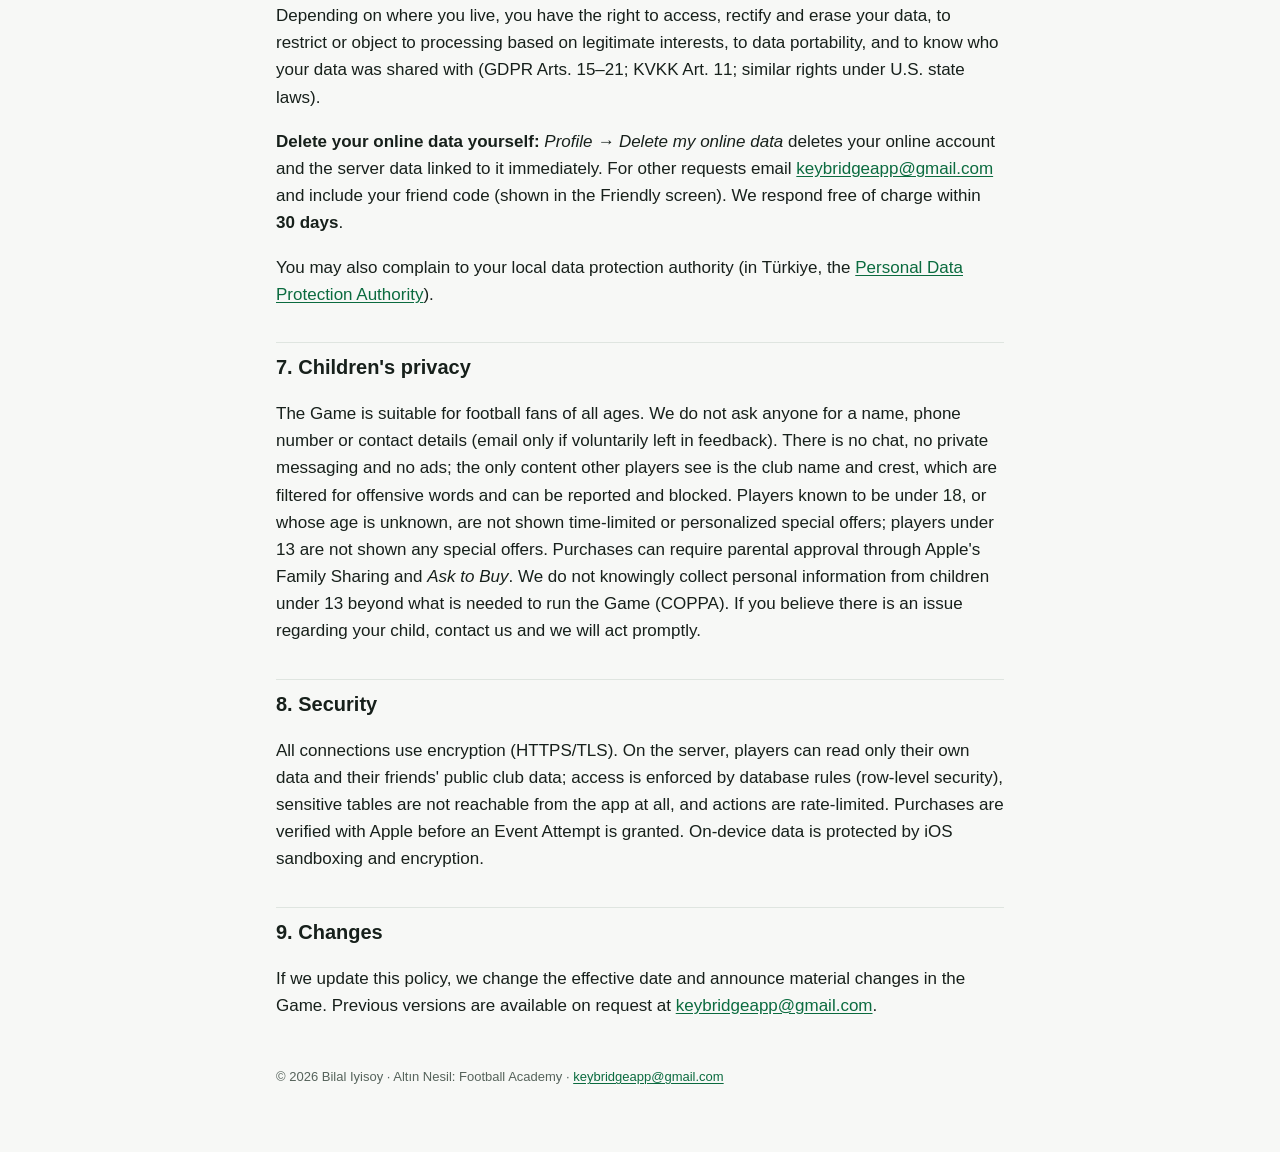
<file: privacy/index.html>
<!doctype html>
<html lang="en">
<head>
<meta charset="utf-8">
<meta name="viewport" content="width=device-width, initial-scale=1">
<title>Privacy Policy · Altın Nesil: Football Academy</title>
<meta name="description" content="Privacy policy for Altın Nesil: Football Academy.">
<link rel="stylesheet" href="../style.css">
<link rel="icon" href="../icon.png">
</head>
<body>
<main>
<header class="top">
  <img src="../icon.png" alt="">
  <div><div class="name">Altın Nesil</div><div class="sub">Football Academy</div></div>
</header>
<nav class="lang"><a href="../gizlilik/" hreflang="tr">Türkçe</a> · <strong>English</strong> · <a href="../en/">Support</a></nav>

<h1>Privacy Policy</h1>
<p class="meta">Effective date: November 19, 2026 (version 1.3) · In case of conflict, the <a href="../gizlilik/">Turkish version</a> prevails.</p>

<div class="summary">
  <strong>In short</strong>
  <ul>
    <li>No sign-up. We do <strong>not</strong> ask for your name, phone number or location. If you pick a photo for Your Own Card, it is processed and stored <strong>only on your device</strong>; it is never sent to us. Your email is collected only if you choose to leave it in the feedback form.</li>
    <li>Your career is stored <strong>on your device</strong> (and, if iCloud is on, in your own iCloud account). For online features (friendlies, World Top 100, Weekly Event) the Game creates an <strong>anonymous online account</strong> and keeps a copy of your club (name, crest, strength, line-up) and your online results on our server in the <strong>EU (Frankfurt)</strong>.</li>
    <li>No ads, <strong>no tracking</strong> across apps, and we <strong>never sell</strong> your data.</li>
    <li>You can delete your online account and all its server data at any time: <em>Profile → Delete my online data</em>.</li>
  </ul>
</div>

<h2 id="1">1. Who we are</h2>
<p>This policy applies to the iOS game <strong>Altın Nesil: Football Academy</strong> (the “Game”). The data controller under the EU General Data Protection Regulation (“GDPR”) and Turkish Personal Data Protection Law No. 6698 (“KVKK”) is the developer who publishes the Game on the App Store, <strong>Bilal Iyisoy</strong>.</p>
<p>Contact: <a href="mailto:keybridgeapp@gmail.com">keybridgeapp@gmail.com</a></p>

<h2 id="2">2. What data we process</h2>

<h3>2.1 Data that stays on your device</h3>
<p>The following is stored only on your device and is <strong>not sent</strong> to us:</p>
<ul>
  <li><strong>Game progress:</strong> squad, facilities, league and season status, coins and settings (sound, haptics, notifications, commentary).</li>
  <li><strong>Age range:</strong> obtained through iOS's Declared Age Range feature only if you or your parent choose to share it. We receive a range (e.g. “18 or over”), never a birth date. It is used on your device only to decide which special offers may be shown.</li>
  <li><strong>Reminders:</strong> local reminders are scheduled on your device.</li>
  <li><strong>Crash diagnostics:</strong> Apple's MetricKit creates crash and hang summaries on your device; the Game does not send them to us.</li>
  <li><strong>Your Own Card:</strong> the card's name, position, shirt number and, if you choose, a <strong>photo</strong>. You pick the photo with Apple's photo picker; the Game does not ask for access to your photo library and only receives the photo you pick. Face detection, centring the card on your face, background removal and the comic style are done <strong>only on your device</strong> with Apple's on-device image processing. The photo and its processed version are stored on your device; they are not sent to our server, to other players, to your iCloud game backup or to any third party. The card only appears in your own game. You can delete the photo any time via <em>Squad → Your own card → Remove</em>; deleting the Game deletes it too. Only use a photo of yourself or of someone who has given you permission.</li>
</ul>
<p><strong>iCloud backup:</strong> if iCloud is on for your iPhone, your game progress is also backed up to <strong>your private area</strong> of Apple's iCloud (Apple CloudKit private database) so it can come back if you reinstall the Game or move to a new iPhone. Only your Apple Account can access it; we cannot see or read it. You can delete the backup in iPhone <em>Settings → [your name] → iCloud → Manage Storage</em>.</p>
<p>Deleting the app removes the data on your device. You can also erase your progress via <em>Profile → Reset Progress</em>.</p>

<h3>2.2 Online account and online features</h3>
<p>When the Game connects to our server (it does so automatically when it opens), it creates an <strong>anonymous account</strong>: a random account ID, with no email or password. Linked to this account we store:</p>
<ul>
  <li><strong>Club profile:</strong> club name, crest, team strength, division, number of matches played, the number of trophies you have won (top league and European cups, used for the World Top 100 ranking), your match line-up (player names, positions, ratings), a friend code, and whether you accepted the fair-play rules or chose to hide yourself from rankings.</li>
  <li><strong>Friends and friendlies:</strong> your friend list, friendly-match invitations, match choices (e.g. penalty corners) and results.</li>
  <li><strong>Friend invites:</strong> if you enter a friend's invite code, who invited you, the invite status (pending, first season completed, rewarded) and its dates. Only the inviting player receives the reward.</li>
  <li><strong>Weekly Event:</strong> your attempts, shots and scores, your weekly and all-time best, and rewards you claimed.</li>
  <li><strong>Event attempt purchases:</strong> the App Store transaction ID of each “Event Attempt” you buy, so the attempt can be credited to your account (see 2.4).</li>
  <li><strong>Safety records:</strong> players you block, reports you send or receive, and any suspension for breaking the rules; plus counters that limit how often an action can be repeated (to prevent abuse).</li>
  <li><strong>Notification token:</strong> only if you allow notifications and the in-game Notifications setting is on — your device's push token, platform and language. Used to tell you when a friend invites you or waits for you in a match room, and for <strong>service announcements</strong> about the Game (e.g. a new version that fixes a bug, maintenance). We never send ads or sales offers by notification. Turning off <em>Profile → Settings → Notifications</em> deletes the token from our server.</li>
</ul>
<p><strong>Server announcements:</strong> when it opens, the Game reads the current announcements from our server (e.g. maintenance, a section temporarily closed, a call to update). It sends no account-linked data for this; whether an announcement applies to you (app version, platform) is decided on your device.</p>
<p><strong>What other players see:</strong> your club name, crest, strength, line-up and event scores are shown to your friends and, after you accept the fair-play rules, in public rankings (World Top 100, Weekly Event). You can hide yourself from public rankings. Club names are filtered for offensive words on your device and on the server. There is no chat and no private messaging.</p>

<h3>2.3 Feedback and reports</h3>
<ul>
  <li><strong>Feedback</strong> (<em>Profile → Send feedback</em>): your message, its type, the app version, platform, operating system version, device model and language. Leaving your <strong>email address</strong> is optional; we use it only to reply.</li>
  <li><strong>Reporting a club name:</strong> the reported club, the reason and any details you write. We review every report.</li>
</ul>
<p>Feedback and reports are delivered to us by email through our email provider (see section 4).</p>

<h3>2.4 In-app purchases (Apple and RevenueCat)</h3>
<p>Apple processes payments; we never see your card or payment details. To validate, deliver and restore purchases, our purchase infrastructure provider <strong>RevenueCat, Inc.</strong> (USA) processes a user ID, purchase records (Apple receipt, product, date, transaction details) and technical information (device type, OS version, language/region and currency). The user ID starts as a random ID that RevenueCat generates; once your online account exists, the Game links it to your <strong>anonymous online account ID</strong> so purchases reach your account and can be found for support requests, and sends your <strong>club name</strong> to RevenueCat as a display name (your club name is already public in rankings). For Event Attempts our server also asks Apple (App Store Server API) to confirm the transaction before granting it.</p>

<h3>2.5 What we do not collect</h3>
<p>Name, phone number, address, location, contacts, photos (the Your Own Card photo stays only on your device, see 2.1), microphone, camera, health data, or the advertising identifier (IDFA). The Game has no ads, no ad tracking and does not request App Tracking Transparency permission. We do not use analytics SDKs.</p>

<h2 id="3">3. Purposes and legal bases</h2>
<table>
  <tr><th>Purpose</th><th>Data</th><th>Legal basis</th></tr>
  <tr><td>Providing online features (friendlies, rankings, Weekly Event, notifications)</td><td>Online account and the data in 2.2</td><td>Performance of a contract (GDPR Art. 6(1)(b) · KVKK Art. 5/2-c)</td></tr>
  <tr><td>Validating, delivering and restoring purchases</td><td>User ID, purchase records, transaction IDs, technical information</td><td>Performance of a contract (GDPR Art. 6(1)(b) · KVKK Art. 5/2-c)</td></tr>
  <tr><td>Fair play and safety: name filtering, reports, blocks, suspensions, rate limits, fraud prevention</td><td>Safety records, club profile, purchase records</td><td>Legitimate interests (GDPR Art. 6(1)(f) · KVKK Art. 5/2-f)</td></tr>
  <tr><td>Answering feedback and support requests</td><td>Feedback, optional email</td><td>Performance of a contract and legitimate interests (GDPR Art. 6(1)(b), (f) · KVKK Art. 5/2-c, f)</td></tr>
</table>

<h2 id="4">4. Service providers and international transfers</h2>
<p>We do <strong>not sell</strong> your data or share it for advertising (including “sale” or “sharing” under U.S. state laws such as the CCPA/CPRA). We use these processors, who act only on our instructions:</p>
<ul>
  <li><strong>Supabase, Inc.</strong> — online server and database, hosted on Amazon Web Services in the <strong>EU (Frankfurt, Germany)</strong>.</li>
  <li><strong>RevenueCat, Inc.</strong> — purchase infrastructure, data stored in the USA.</li>
  <li><strong>Resend</strong> — delivers feedback and report emails to us, USA.</li>
  <li><strong>Apple</strong> — payments, App Store Server API and push notifications (APNs), under the <a href="https://www.apple.com/legal/privacy/" rel="noopener">Apple Privacy Policy</a>.</li>
</ul>
<p>Transfers rely on data processing agreements with our service providers and their EU Standard Contractual Clauses (GDPR Chapter V). Only the data needed to run the service is transferred, over encrypted connections. We may disclose data to competent authorities where required by law.</p>

<h2 id="5">5. Retention</h2>
<ul>
  <li><strong>On-device data:</strong> until you delete the app or reset your progress.</li>
  <li><strong>Online account:</strong> until you delete it (<em>Profile → Delete my online data</em>). An account that has not been used for <strong>90 days</strong> is deleted automatically with all its data.</li>
  <li><strong>Weekly Event attempts and shots:</strong> deleted after 8 weeks; your all-time best stays until your account is deleted.</li>
  <li><strong>Reports and feedback:</strong> kept as long as needed to handle them and keep the game safe; when you delete your account, your link to reports and feedback you sent is removed.</li>
  <li><strong>Purchase records (RevenueCat):</strong> as long as needed to restore purchases and to meet legal obligations (e.g. tax law).</li>
</ul>

<h2 id="6">6. Your rights</h2>
<p>Depending on where you live, you have the right to access, rectify and erase your data, to restrict or object to processing based on legitimate interests, to data portability, and to know who your data was shared with (GDPR Arts. 15–21; KVKK Art. 11; similar rights under U.S. state laws).</p>
<p><strong>Delete your online data yourself:</strong> <em>Profile → Delete my online data</em> deletes your online account and the server data linked to it immediately. For other requests email <a href="mailto:keybridgeapp@gmail.com">keybridgeapp@gmail.com</a> and include your friend code (shown in the Friendly screen). We respond free of charge within <strong>30 days</strong>.</p>
<p>You may also complain to your local data protection authority (in Türkiye, the <a href="https://www.kvkk.gov.tr" rel="noopener">Personal Data Protection Authority</a>).</p>

<h2 id="7">7. Children's privacy</h2>
<p>The Game is suitable for football fans of all ages. We do not ask anyone for a name, phone number or contact details (email only if voluntarily left in feedback). There is no chat, no private messaging and no ads; the only content other players see is the club name and crest, which are filtered for offensive words and can be reported and blocked. Players known to be under 18, or whose age is unknown, are not shown time-limited or personalized special offers; players under 13 are not shown any special offers. Purchases can require parental approval through Apple's Family Sharing and <em>Ask to Buy</em>. We do not knowingly collect personal information from children under 13 beyond what is needed to run the Game (COPPA). If you believe there is an issue regarding your child, contact us and we will act promptly.</p>

<h2 id="8">8. Security</h2>
<p>All connections use encryption (HTTPS/TLS). On the server, players can read only their own data and their friends' public club data; access is enforced by database rules (row-level security), sensitive tables are not reachable from the app at all, and actions are rate-limited. Purchases are verified with Apple before an Event Attempt is granted. On-device data is protected by iOS sandboxing and encryption.</p>

<h2 id="9">9. Changes</h2>
<p>If we update this policy, we change the effective date and announce material changes in the Game. Previous versions are available on request at <a href="mailto:keybridgeapp@gmail.com">keybridgeapp@gmail.com</a>.</p>

<footer>© 2026 Bilal Iyisoy · Altın Nesil: Football Academy · <a href="mailto:keybridgeapp@gmail.com">keybridgeapp@gmail.com</a></footer>
</main>
</body>
</html>
</file>
<file: style.css>
:root {
  --bg: #f7f8f6; --card: #ffffff; --text: #17201b; --dim: #56635b; --line: #dfe5e0;
  --brand: #0d3b26; --gold: #b8860b; --link: #0b6b3f;
}
@media (prefers-color-scheme: dark) {
  :root { --bg: #08140e; --card: #0f2219; --text: #eef3ef; --dim: #a7b6ad; --line: #1f3a2c;
          --brand: #f2c45a; --gold: #f2c45a; --link: #7fd6a4; }
}
* { box-sizing: border-box; }
html { -webkit-text-size-adjust: 100%; }
body { margin: 0; background: var(--bg); color: var(--text);
       font: 17px/1.6 -apple-system, BlinkMacSystemFont, "SF Pro Text", "Segoe UI", Roboto, sans-serif; }
main { max-width: 760px; margin: 0 auto; padding: 32px 16px 64px; }
header.top { display: flex; align-items: center; gap: 14px; margin-bottom: 8px; }
header.top img { width: 56px; height: 56px; border-radius: 13px; }
header.top .name { font: 800 22px/1.2 ui-rounded, -apple-system, sans-serif; color: var(--brand); }
header.top .sub { font-size: 14px; color: var(--dim); }
nav.lang { font-size: 14px; margin: 4px 0 24px; color: var(--dim); }
nav.lang a { margin-right: 12px; }
h1 { font: 800 30px/1.2 ui-rounded, -apple-system, sans-serif; margin: 8px 0 4px; }
h2 { font-size: 20px; margin: 34px 0 8px; padding-top: 8px; border-top: 1px solid var(--line); }
h3 { font-size: 17px; margin: 20px 0 4px; }
p, li { color: var(--text); }
.meta { color: var(--dim); font-size: 14px; }
a { color: var(--link); text-underline-offset: 2px; }
.summary { background: var(--card); border: 1px solid var(--line); border-radius: 14px; padding: 16px 18px; margin: 20px 0; }
.summary ul { margin: 8px 0 0; padding-left: 20px; }
table { width: 100%; border-collapse: collapse; font-size: 15px; margin: 10px 0; display: block; overflow-x: auto; }
th, td { text-align: left; vertical-align: top; padding: 9px 10px; border-bottom: 1px solid var(--line); min-width: 120px; }
th { color: var(--dim); font-weight: 600; }
.card { background: var(--card); border: 1px solid var(--line); border-radius: 14px; padding: 18px; margin: 14px 0; }
footer { margin-top: 48px; font-size: 13px; color: var(--dim); }
</file>
